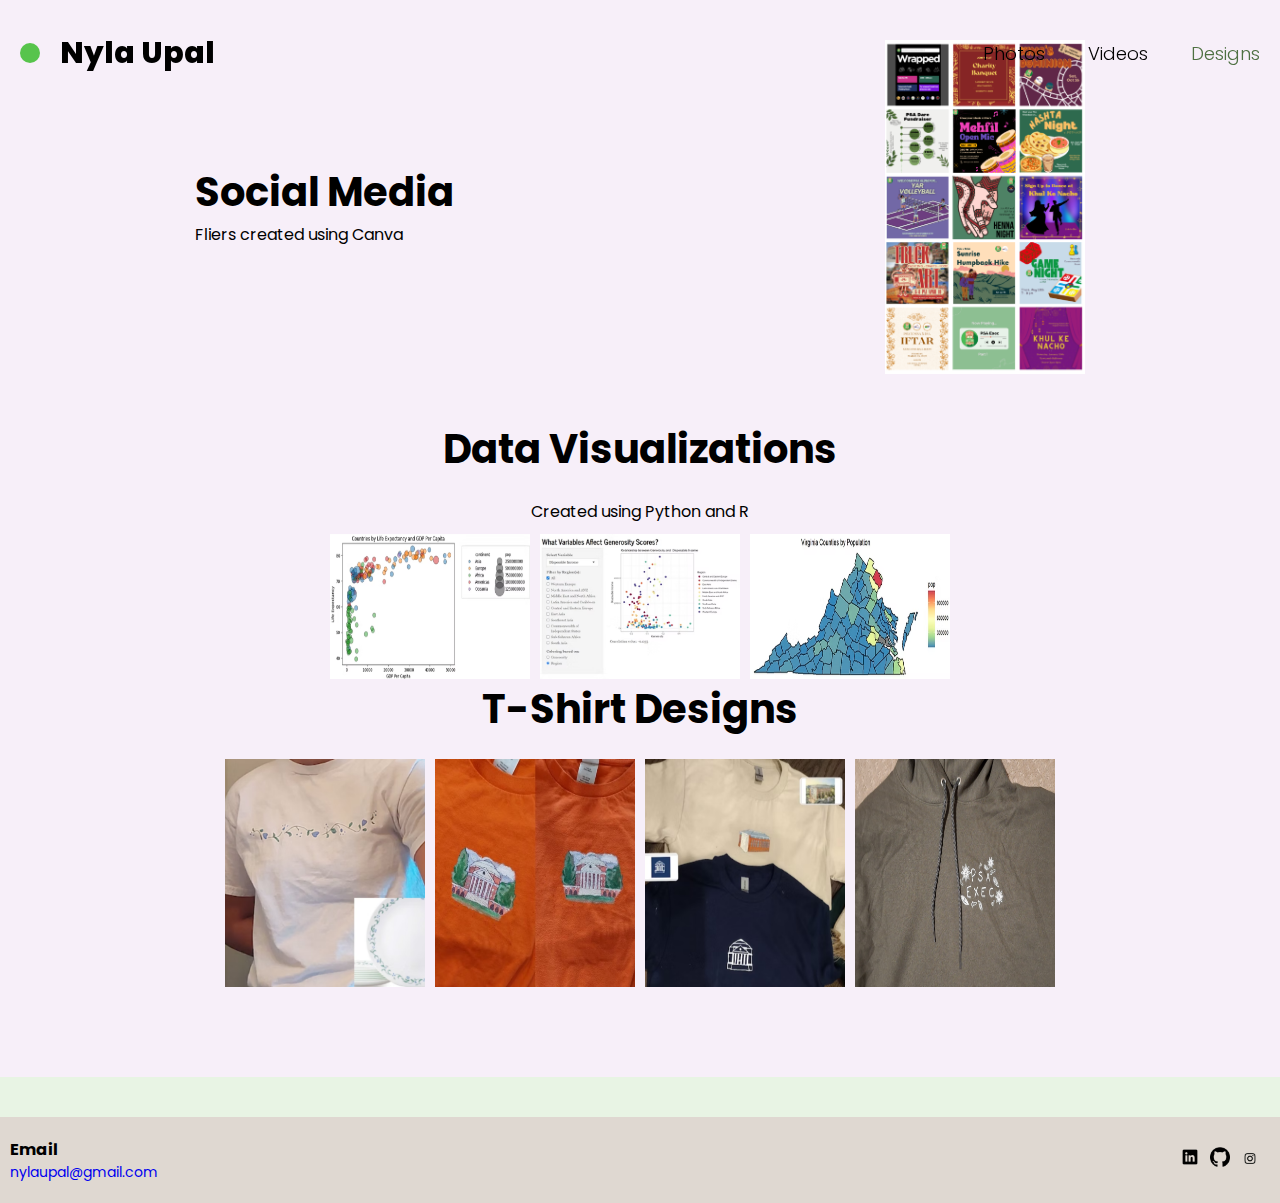
<file: design.html>
<!DOCTYPE html>
<html lang="en">
<head>
  <meta charset="UTF-8">
  <link rel="stylesheet" href="style.css">
  <title>Design</title>
</head>
<body>
  <header>
    <div class="left-header">
      <a href="index.html" class="circle-btn"></a>
      <a href="#" class="logo">Nyla Upal</a>
    </div>
    <nav>
      <a href="photo.html">Photos</a>
      <a href="video.html">Videos</a>
      <a href="design.html" class="active">Designs</a>
    </nav> 
  </header>
  <section class="design">
    <div class="social-media-section">
      <div class="social-media-text">
        <h1>Social Media</h1>
        <p>Fliers created using Canva</p>
      </div>
      <div class="social-media-img">
        <img src="images/insta.png" alt="">
      </div>
    </div>
    <div class="galleries-section">
      <h1>Data Visualizations</h1>
      <p>Created using Python and R</p>
      <div class="design-gallery">
        <img src="images/vis1.png" alt="">
        <img src="images/vis2.png" alt="">
        <img src="images/vis3.png" alt="">
      </div>
      <h1>T-Shirt Designs</h1>
      <div class="design-gallery">
        <img src="images/shirt1.png" alt="">
        <img src="images/shirt2.png" alt="">
        <img src="images/shirt3.png" alt="">
        <img src="images/shirt4.jpg" alt="">
      </div>
    </div>
  </section>
  <footer>
    <div class="contact">
      <h3>Email</h3>
      <a href="mailto:nylaupal@gmail.com"><u>nylaupal@gmail.com</u></a>
    </div>
    <div class="sites">
      <a href="https://www.linkedin.com/in/nyla-upal-897774273/" class="image-link">
        <img src="images/linkedin.png" style="width: 20px; height: auto;">
      </a>
      <a href="https://github.com/nylaup" class="image-link">
        <img src="images/github.png" style="width: 20px; height: auto;">
      </a>
      <a href="https://www.instagram.com/allseeingnye/" class="image-link">
        <img src="images/instagram.png" style="width: 20px; height: auto;">
      </a>
    </div>
  </footer>
</body>
</html>
</file>
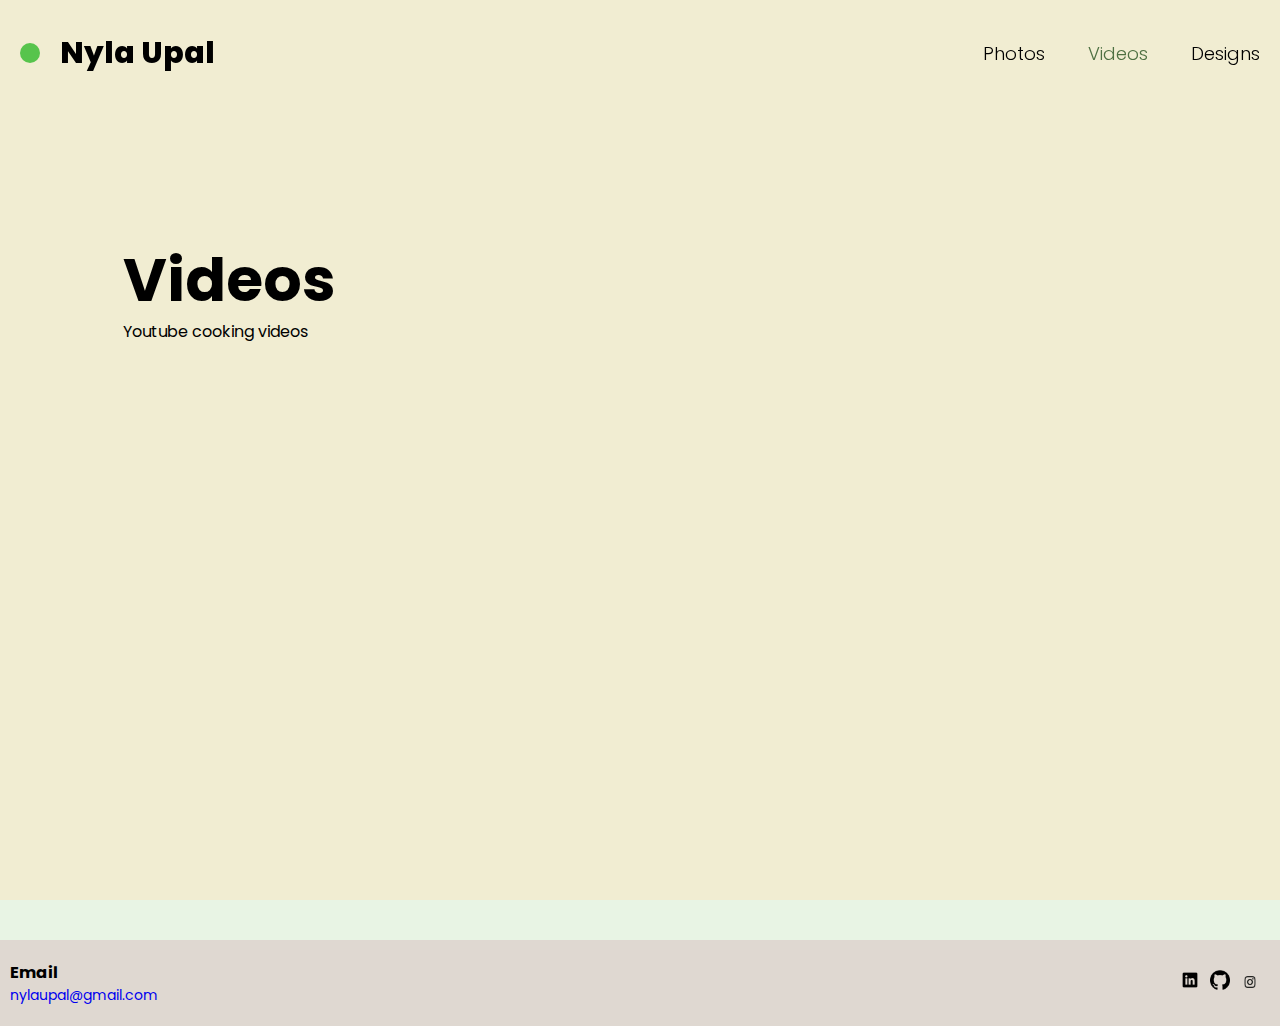
<file: video.html>
<!DOCTYPE html>
<html lang="en">
<head>
  <meta charset="UTF-8">
  <link rel="stylesheet" href="style.css">
  <title>Video</title>
</head>
<body>
  <header>
    <div class="left-header">
      <a href="index.html" class="circle-btn"></a>
      <a href="#" class="logo">Nyla Upal</a>
    </div>
    <nav>
      <a href="photo.html">Photos</a>
      <a href="video.html" class="active">Videos</a>
      <a href="design.html">Designs</a>
    </nav> 
  </header>
  <section class="video">
    <div class="video-content">
        <h1>Videos</h1>
        <p>Youtube cooking videos</p>
        <iframe width="170" height="300" src="https://www.youtube.com/embed/QTe6EwQIfFA" frameborder="0" allow="accelerometer; autoplay; clipboard-write; encrypted-media; gyroscope; picture-in-picture" allowfullscreen></iframe>
        <iframe width="170" height="300" src="https://www.youtube.com/embed/M73ps5NCn88" frameborder="0" allow="accelerometer; autoplay; clipboard-write; encrypted-media; gyroscope; picture-in-picture" allowfullscreen></iframe>
        <iframe width="170" height="300" src="https://www.youtube.com/embed/KXtYaT8rGnI" frameborder="0" allow="accelerometer; autoplay; clipboard-write; encrypted-media; gyroscope; picture-in-picture" allowfullscreen></iframe>
        <iframe width="170" height="300" src="https://www.youtube.com/embed/-WNHCCa8-l8" frameborder="0" allow="accelerometer; autoplay; clipboard-write; encrypted-media; gyroscope; picture-in-picture" allowfullscreen></iframe>
        <iframe width="170" height="300" src="https://www.youtube.com/embed/3EkNkuJ-O7I" frameborder="0" allow="accelerometer; autoplay; clipboard-write; encrypted-media; gyroscope; picture-in-picture" allowfullscreen></iframe>
        <iframe width="170" height="300" src="https://www.youtube.com/embed/WKvHLn-zlrA" frameborder="0" allow="accelerometer; autoplay; clipboard-write; encrypted-media; gyroscope; picture-in-picture" allowfullscreen></iframe>
    </div>
  </section>


  <footer>
    <div class="contact">
      <h3>Email</h3>
      <a href="mailto:nylaupal@gmail.com"><u>nylaupal@gmail.com</u></a>
    </div>
    <div class="sites">
      <a href="https://www.linkedin.com/in/nyla-upal-897774273/" class="image-link">
        <img src="images/linkedin.png" style="width: 20px; height: auto;">
      </a>
      <a href="https://github.com/nylaup" class="image-link">
        <img src="images/github.png" style="width: 20px; height: auto;">
      </a>
      <a href="https://www.instagram.com/allseeingnye/" class="image-link">
        <img src="images/instagram.png" style="width: 20px; height: auto;">
      </a>
    </div>
  </footer>
</body>
</html>
</file>
<file: style.css>
@import url('https://fonts.googleapis.com/css2?family=Poppins:ital,wght@0,100;0,200;0,300;0,400;0,500;0,600;0,700;0,800;0,900;1,100;1,200;1,300;1,400;1,500;1,600;1,700;1,800;1,900&display=swap');

*{
  margin: 0;
  padding: 0;
  box-sizing: border-box;
  text-decoration: none;
  border: none;
  outline: none;
  font-family:'Poppins';
}

html{
  font-size: 62.5%;
}

body{
  width: 100%;
  height: 100vh;
  overflow-x: hidden;
  background-color: #e8f4e4; 
  color: black;
}

header{
  background-color: transparent;
  margin-top: 20px;
  position: fixed;
  top: 0;
  left: 0;
  width: 100%;
  padding: 1rem 2rem;
  display: flex;
  justify-content: space-between;
  align-items: center;
  z-index: 100;
}

.left-header {
  display: flex;
  align-items: center;
  gap: 1rem;
}

.logo{
  font-size: 3rem;
  color: black;
  font-weight: 800;
  transition: 0.5s ease;
  float: left;
} 

nav a{
  font-size: 1.8rem;
  color: black;
  margin-left: 4rem;
  font-weight: 300;
  transition: 0.3s ease;
  border-bottom: 3px solid transparent;
}

nav a:hover,
nav a.active{
  color: #4e7042;
}

@media(max-width:995px){
  nav{
    position: absolute;
    display: none;
    top: 0;
    right: 0;
    width: 40%;
    border-left: 3px;
    border-bottom: 3px;
    border-bottom-left-radius: 2rem;
    padding: 1rem solid;
  }

  nav.active{
    display:block;
  }

  nav a{
    display:block;
    font-size: 2rem;
    margin: 3rem 0;
  }

  nav a:hover,
  nav a:active{
    padding: 1rem;
    border-radius: 0.5rem;
    border-bottom: 0.5rem solid;
  }
}

section{
  min-height: 100vh;
  padding: 5rem 9% 5rem;
}

.home{
  display: flex;
  justify-content: center;
  align-items: center;
  gap: 8rem;
  background-color: #e8f4e4;
}

.home .home-content h1{
  font-size: 6rem;
  font-weight: 700;
  line-height: 1.3;
}

.home-content p{
  font-size: 1.6rem;
  margin-bottom: 1rem;
  font-weight: 400;
}

.home-img{
  border-radius: 50%;
}

.home-img img{
  position: relative;
  width: 32vw;
  border-radius: 50%;
  cursor: pointer;
  transition: 0.2s linear; 
}

.btn{
  display: inline-block;
  padding: 1rem 2.8rem;
  border-radius: 4rem;
  font-size: 1.6rem;
  color: black;
  font-weight: 600;
  border: 2px solid;
  transition: 0.3s ease;
  cursor: pointer;
}

.btn-photo {
  background-color: #ff9797;
}

.btn-video {
  background-color: #ffeb70;
}

.btn-design {
  background-color: #ffa8f4;
}

.btn:hover{
  background-color: white;
  color: black;
}

.circle-btn {
  width: 20px;
  height: 20px;
  border-radius: 50%;
  background-color: #57c44c;
  border: none;
  cursor: pointer;
  margin-right: 1rem;
}

.circle-btn:hover {
  background-color: #419438;
}

.photo {
  display: flex;
  flex-direction: column;
  align-items: center; 
  text-align: center;
  background-color: #ffe9e9;
  padding-top: 8rem;
}

.photo .photo-content h1{
  font-size: 6rem;
  font-weight: 700;
  line-height: 1.3;
}

.photo-content p{
  font-size: 1.6rem;
  margin-bottom: 1rem;
  font-weight: 400;
}

.photo-gallery {
  display: grid;
  grid-template-columns: repeat(auto-fit, minmax(250px, 1fr));
  gap: 2rem;
  max-width: 1000px;
  margin: 0 auto;
  padding: 2rem;
}

.photo-gallery img {
  width: 100%;
  height: auto;
  object-fit: cover;
}

.video {
  display: flex;
  justify-content: center;
  align-items: center;
  gap: 8rem;
  background-color: #f1edd2;
}

.video .video-content h1{
  font-size: 6rem;
  font-weight: 700;
  line-height: 1.3;
}

.video-content p{
  font-size: 1.6rem;
  margin-bottom: 1rem;
  font-weight: 400;
}

.design {
  background-color: #f7eff9;
  padding-top: 4rem;
}

.social-media-section {
  display: flex;            
  justify-content: space-between;
  align-items: center;        
  margin-bottom: 4rem; 
  padding-left: 8rem;
  padding-right: 8rem;     
}

.social-media-text {
  flex: 1;
  text-align: left;  
}

.social-media-section h1 {
  font-size: 4rem;
  font-weight: 700;
}

.social-media-section p {
  font-size: 1.6rem;
  margin-bottom: 1rem;
}

.social-media-img {
  width: 200px; 
}

.social-media-img img {
  width: 100%;
  height: auto; 
}

.galleries-section {
  text-align: center;   
  margin-bottom: 4rem; 
}

.galleries-section h1 {
  font-size: 4rem;
  font-weight: 700;
  margin-bottom: 2rem;  
}

.galleries-section p {
  font-size: 1.6rem;
  margin-bottom: 1rem;
  font-weight: 400;  
}

.design-gallery {
  display: flex;         
  justify-content: center;
  gap: 1rem;             
  flex-wrap: wrap;     
}

.design-gallery img {
  width: 200px;         
  height: auto;          
}


footer {
  background-color: #dfd8d1;
  color: black;
  display: flex;
  justify-content: space-between;
  padding: 2rem 1rem;
  font-size: 1.4rem;
  margin-top: 4rem;
}

.contact {
  text-align: left;
}

.sites {
  display: flex;
  justify-content: right;
  align-items: center; 
}

.image-link {
  display: inline-block;  
  cursor: pointer; 
  margin-right: 1rem;
}

.image-link img {
  width: 20px; 
  height: auto; 
}

.image-link img:hover {
  transform: scale(1.1);
}
</file>
